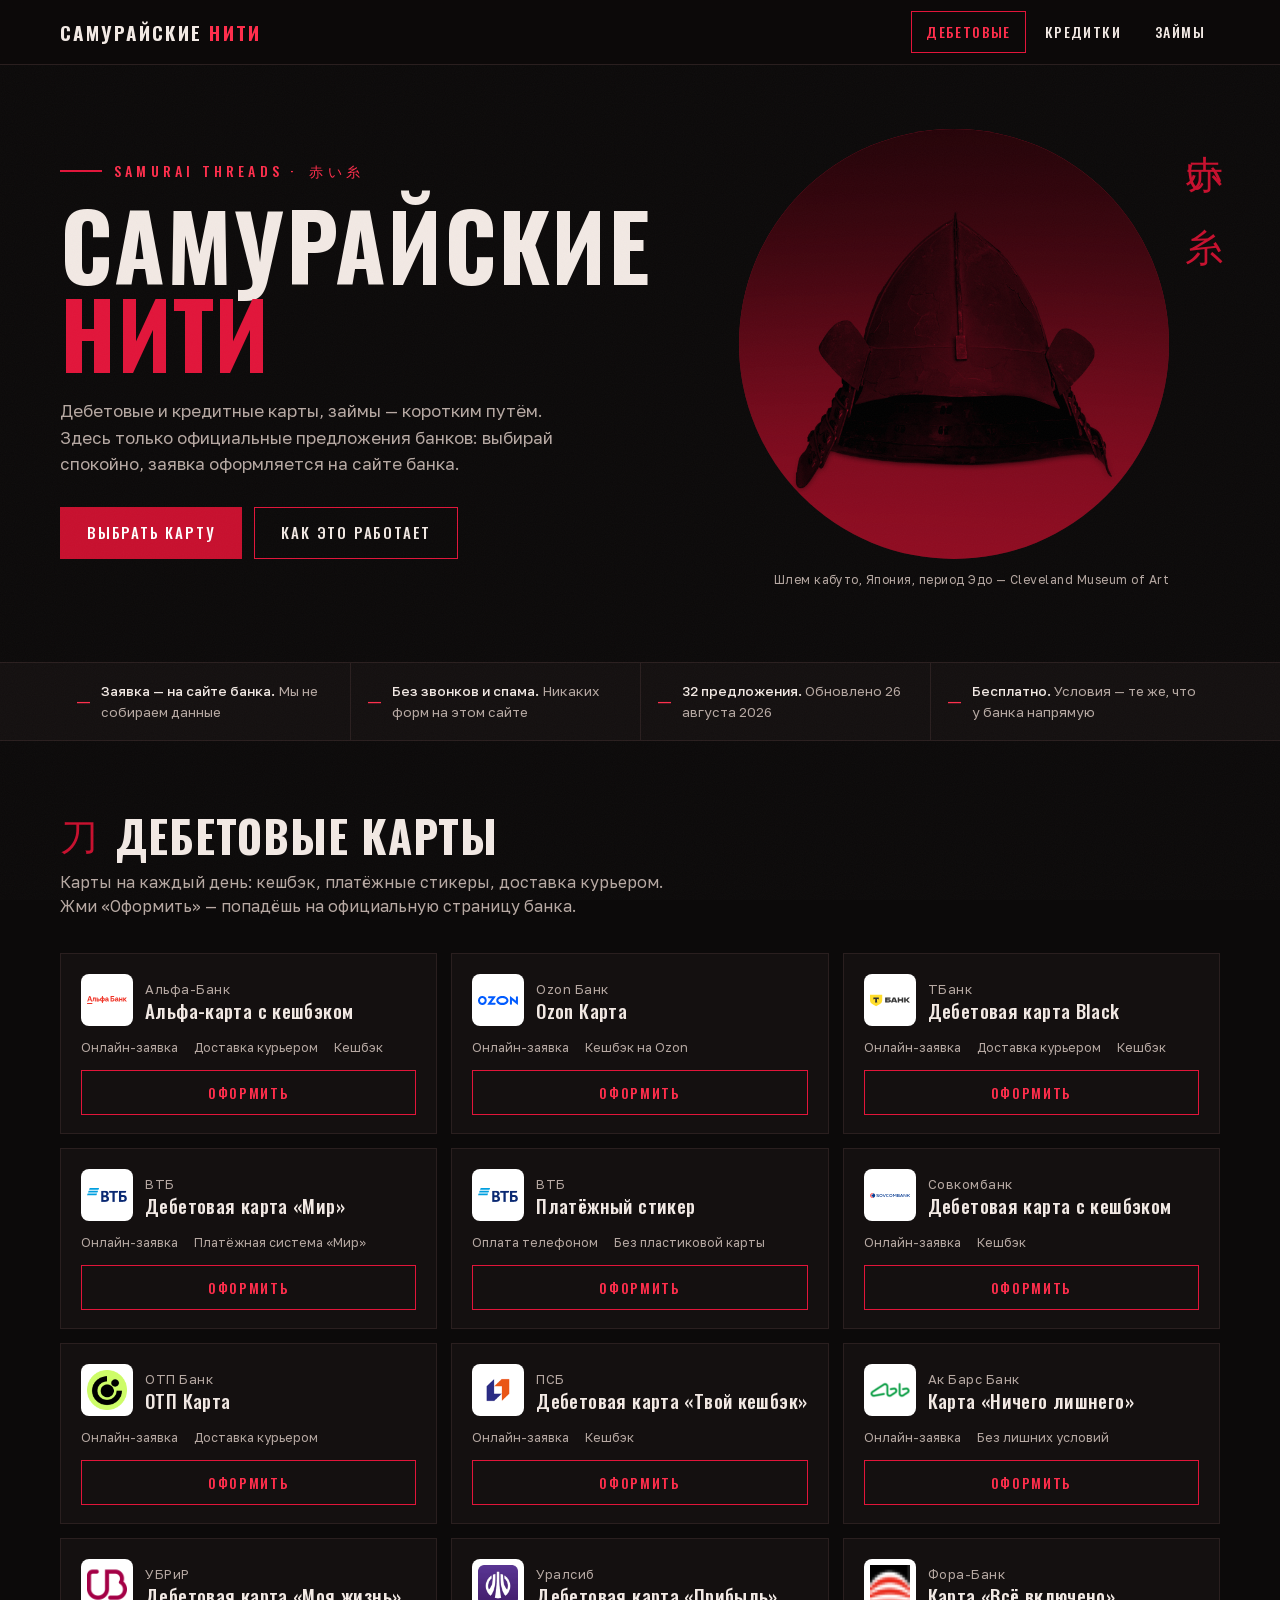
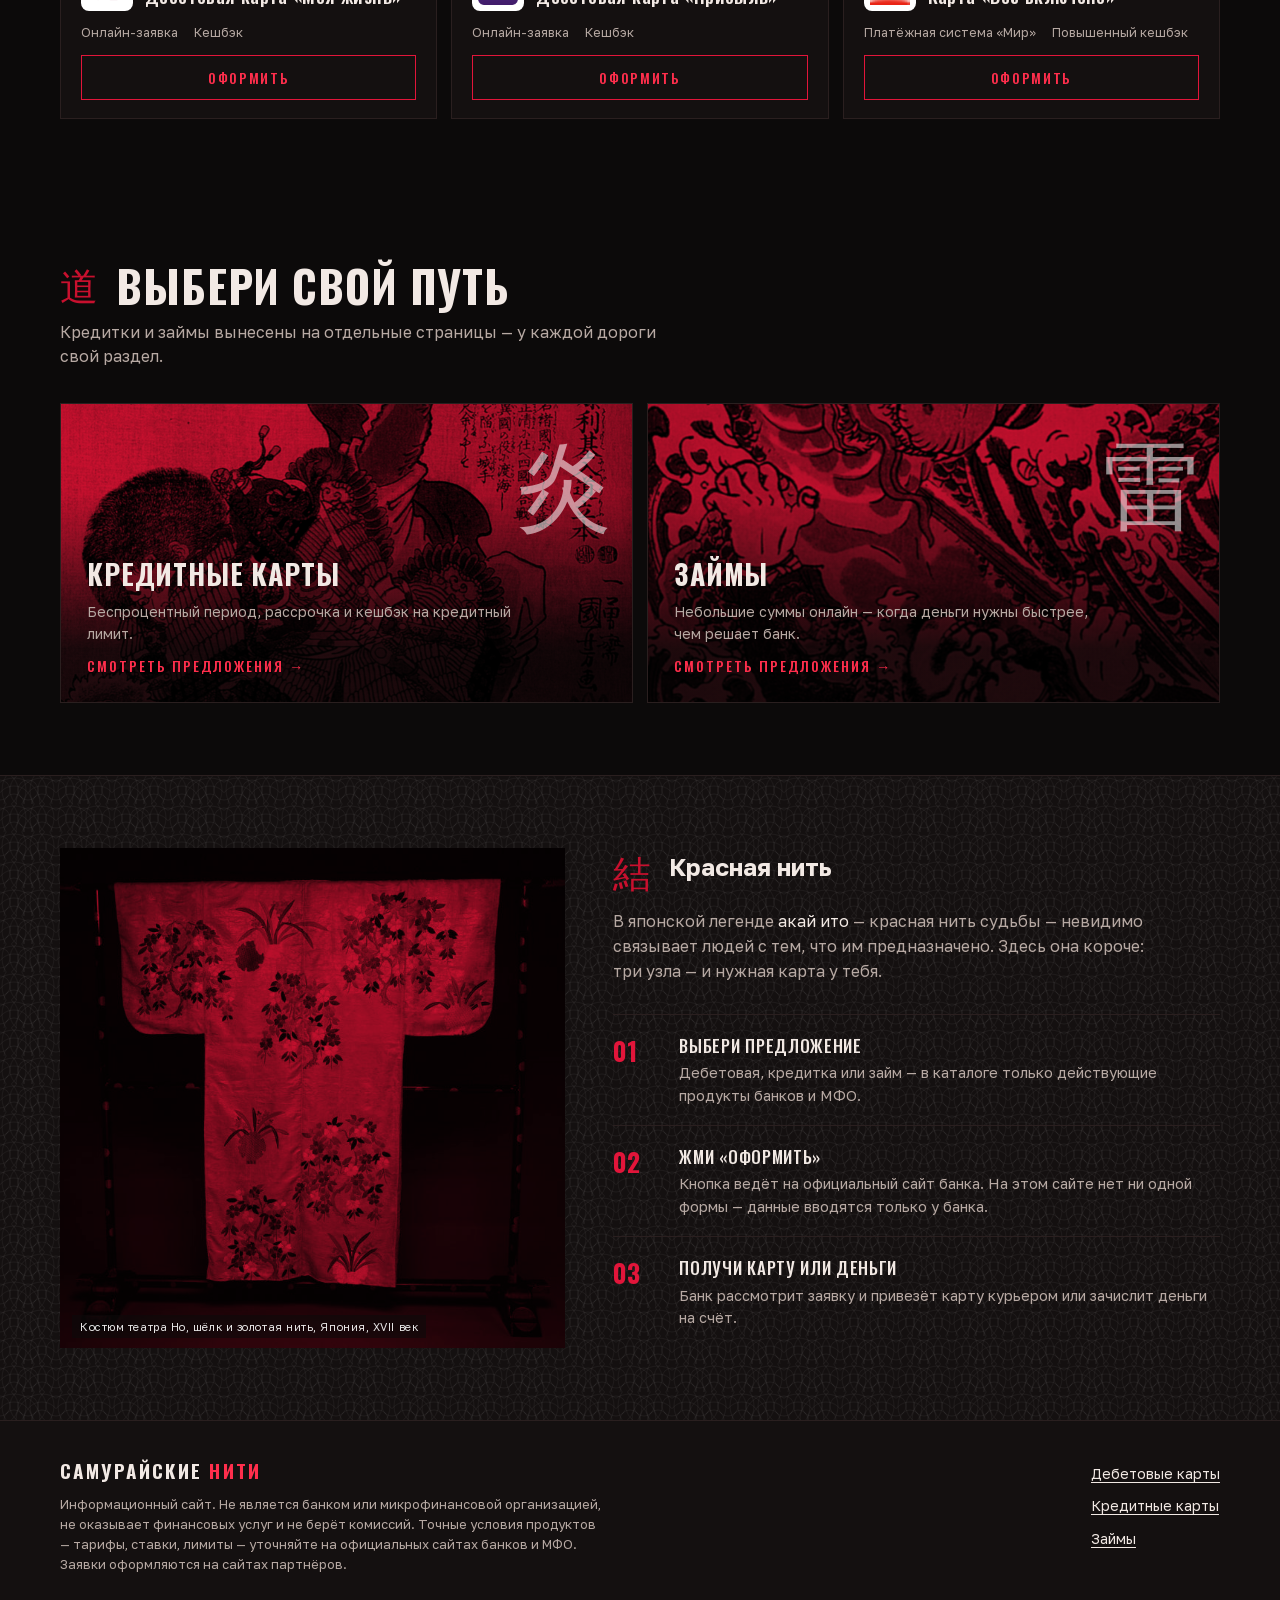
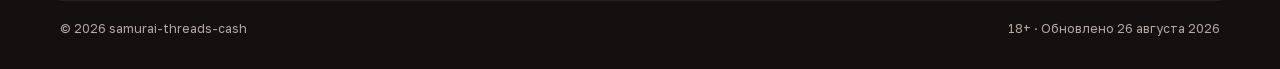
<file: index.html>
<!DOCTYPE html>
<html lang="ru">
<head>
  <meta charset="UTF-8">
  <meta name="viewport" content="width=device-width, initial-scale=1">
  <title>Samurai-threads-cash — дебетовые карты, кредитки и займы</title>
  <meta name="description" content="Финансовая витрина в самурайском стиле: дебетовые и кредитные карты, займы. Только официальные предложения банков — заявка оформляется на сайте банка.">
  <link rel="icon" type="image/svg+xml" href="favicon.svg">
  <link rel="stylesheet" href="fonts/fonts.css">
  <link rel="stylesheet" href="styles.css">
</head>
<body>
  <a class="skip-link" href="#main">Перейти к основному содержимому</a>

  <header class="site-header">
    <div class="wrap">
      <a class="brand" href="index.html">
        <span class="brand-name">Самурайские <span class="brand-red">нити</span></span>
      </a>
      <nav class="site-nav" aria-label="Основная навигация">
        <ul>
          <li><a href="#debit" aria-current="page">Дебетовые</a></li>
          <li><a href="credit.html">Кредитки</a></li>
          <li><a href="mfo.html">Займы</a></li>
        </ul>
      </nav>
    </div>
  </header>

  <main id="main" tabindex="-1">

    <section class="hero">
      <div class="wrap">
        <div>
          <p class="hero-kicker">Samurai threads · <span aria-hidden="true">赤い糸</span></p>
          <h1>Самурайские <span class="h1-red">нити</span></h1>
          <p class="hero-lead">Дебетовые и кредитные карты, займы — коротким путём.
            Здесь только официальные предложения банков: выбирай спокойно,
            заявка оформляется на сайте банка.</p>
          <div class="hero-cta">
            <a class="btn btn-red" href="#debit">Выбрать карту</a>
            <a class="btn btn-ghost" href="#thread">Как это работает</a>
          </div>
        </div>
        <div class="hero-art">
          <p class="hero-vertical" aria-hidden="true">赤い糸</p>
          <div class="hero-sun">
            <img src="img/kabuto.jpg" alt="Самурайский шлем кабуто" width="1600" height="1391">
          </div>
          <p class="hero-caption">Шлем кабуто, Япония, период Эдо — Cleveland Museum of Art</p>
        </div>
      </div>
    </section>

    <div class="trust">
      <div class="wrap">
        <ul role="list">
          <li><span class="tick" aria-hidden="true">—</span><span><b>Заявка — на сайте банка.</b> Мы не собираем данные</span></li>
          <li><span class="tick" aria-hidden="true">—</span><span><b>Без звонков и спама.</b> Никаких форм на этом сайте</span></li>
          <li><span class="tick" aria-hidden="true">—</span><span><b>32 предложения.</b> Обновлено 26 августа 2026</span></li>
          <li><span class="tick" aria-hidden="true">—</span><span><b>Бесплатно.</b> Условия — те же, что у банка напрямую</span></li>
        </ul>
      </div>
    </div>

    <section class="section" id="debit" aria-labelledby="debit-h">
      <div class="wrap">
        <div class="section-head">
          <span class="section-kanji" aria-hidden="true">刀</span>
          <h2 id="debit-h">Дебетовые карты</h2>
        </div>
        <p class="section-desc">Карты на каждый день: кешбэк, платёжные стикеры,
          доставка курьером. Жми «Оформить» — попадёшь на официальную страницу банка.</p>
        <noscript><p class="section-desc">Включите JavaScript, чтобы увидеть каталог предложений.</p></noscript>
        <ul class="cards" role="list" id="grid-debit" data-grid="debit"></ul>
      </div>
    </section>

    <section class="section reveal" aria-labelledby="cats-h">
      <div class="wrap">
        <div class="section-head">
          <span class="section-kanji" aria-hidden="true">道</span>
          <h2 id="cats-h">Выбери свой путь</h2>
        </div>
        <p class="section-desc">Кредитки и займы вынесены на отдельные страницы —
          у каждой дороги свой раздел.</p>
        <div class="cat-tiles">
          <a class="cat-tile" href="credit.html">
            <img src="img/print-fight.jpg" alt="" width="809" height="1200" loading="lazy">
            <span class="tile-kanji" aria-hidden="true">炎</span>
            <strong>Кредитные карты</strong>
            <p>Беспроцентный период, рассрочка и кешбэк на кредитный лимит.</p>
            <span class="tile-more">Смотреть предложения <span aria-hidden="true">→</span></span>
          </a>
          <a class="cat-tile" href="mfo.html">
            <img src="img/print-yokai.jpg" alt="" width="694" height="1200" loading="lazy">
            <span class="tile-kanji" aria-hidden="true">雷</span>
            <strong>Займы</strong>
            <p>Небольшие суммы онлайн — когда деньги нужны быстрее, чем решает банк.</p>
            <span class="tile-more">Смотреть предложения <span aria-hidden="true">→</span></span>
          </a>
        </div>
      </div>
    </section>

    <section class="about reveal" id="thread" aria-labelledby="thread-h">
      <div class="wrap">
        <figure class="about-art">
          <img src="img/nuihaku.jpg" alt="Шёлковый костюм театра Но с вышивкой золотой нитью" width="750" height="672" loading="lazy">
          <figcaption>Костюм театра Но, шёлк и золотая нить, Япония, XVII век</figcaption>
        </figure>
        <div>
          <div class="section-head">
            <span class="section-kanji" aria-hidden="true">結</span>
            <h2 id="thread-h">Красная нить</h2>
          </div>
          <p class="about-lead">В японской легенде <em>акай ито</em> — красная нить судьбы —
            невидимо связывает людей с тем, что им предназначено.
            Здесь она короче: три узла — и нужная карта у тебя.</p>
          <ol class="steps" role="list">
            <li>
              <b>Выбери предложение</b>
              <p>Дебетовая, кредитка или займ — в каталоге только действующие продукты банков и МФО.</p>
            </li>
            <li>
              <b>Жми «Оформить»</b>
              <p>Кнопка ведёт на официальный сайт банка. На этом сайте нет ни одной формы — данные вводятся только у банка.</p>
            </li>
            <li>
              <b>Получи карту или деньги</b>
              <p>Банк рассмотрит заявку и привезёт карту курьером или зачислит деньги на счёт.</p>
            </li>
          </ol>
        </div>
      </div>
    </section>

  </main>

  <footer class="site-footer">
    <div class="wrap">
      <div class="footer-grid">
        <div>
          <a class="brand" href="index.html" style="margin-bottom:14px">
            <span class="brand-name">Самурайские <span class="brand-red">нити</span></span>
          </a>
          <p class="footer-note">Информационный сайт. Не является банком или
            микрофинансовой организацией, не оказывает финансовых услуг и не берёт
            комиссий. Точные условия продуктов — тарифы, ставки, лимиты — уточняйте
            на официальных сайтах банков и МФО. Заявки оформляются на сайтах партнёров.</p>
        </div>
        <nav class="footer-nav" aria-label="Навигация в подвале">
          <ul>
            <li><a href="#debit">Дебетовые карты</a></li>
            <li><a href="credit.html">Кредитные карты</a></li>
            <li><a href="mfo.html">Займы</a></li>
          </ul>
        </nav>
      </div>
      <div class="footer-bottom">
        <span>© 2026 samurai-threads-cash</span>
        <span>18+ · Обновлено 26 августа 2026</span>
      </div>
    </div>
  </footer>

  <script src="data.js"></script>
  <script src="app.js"></script>
</body>
</html>
</file>
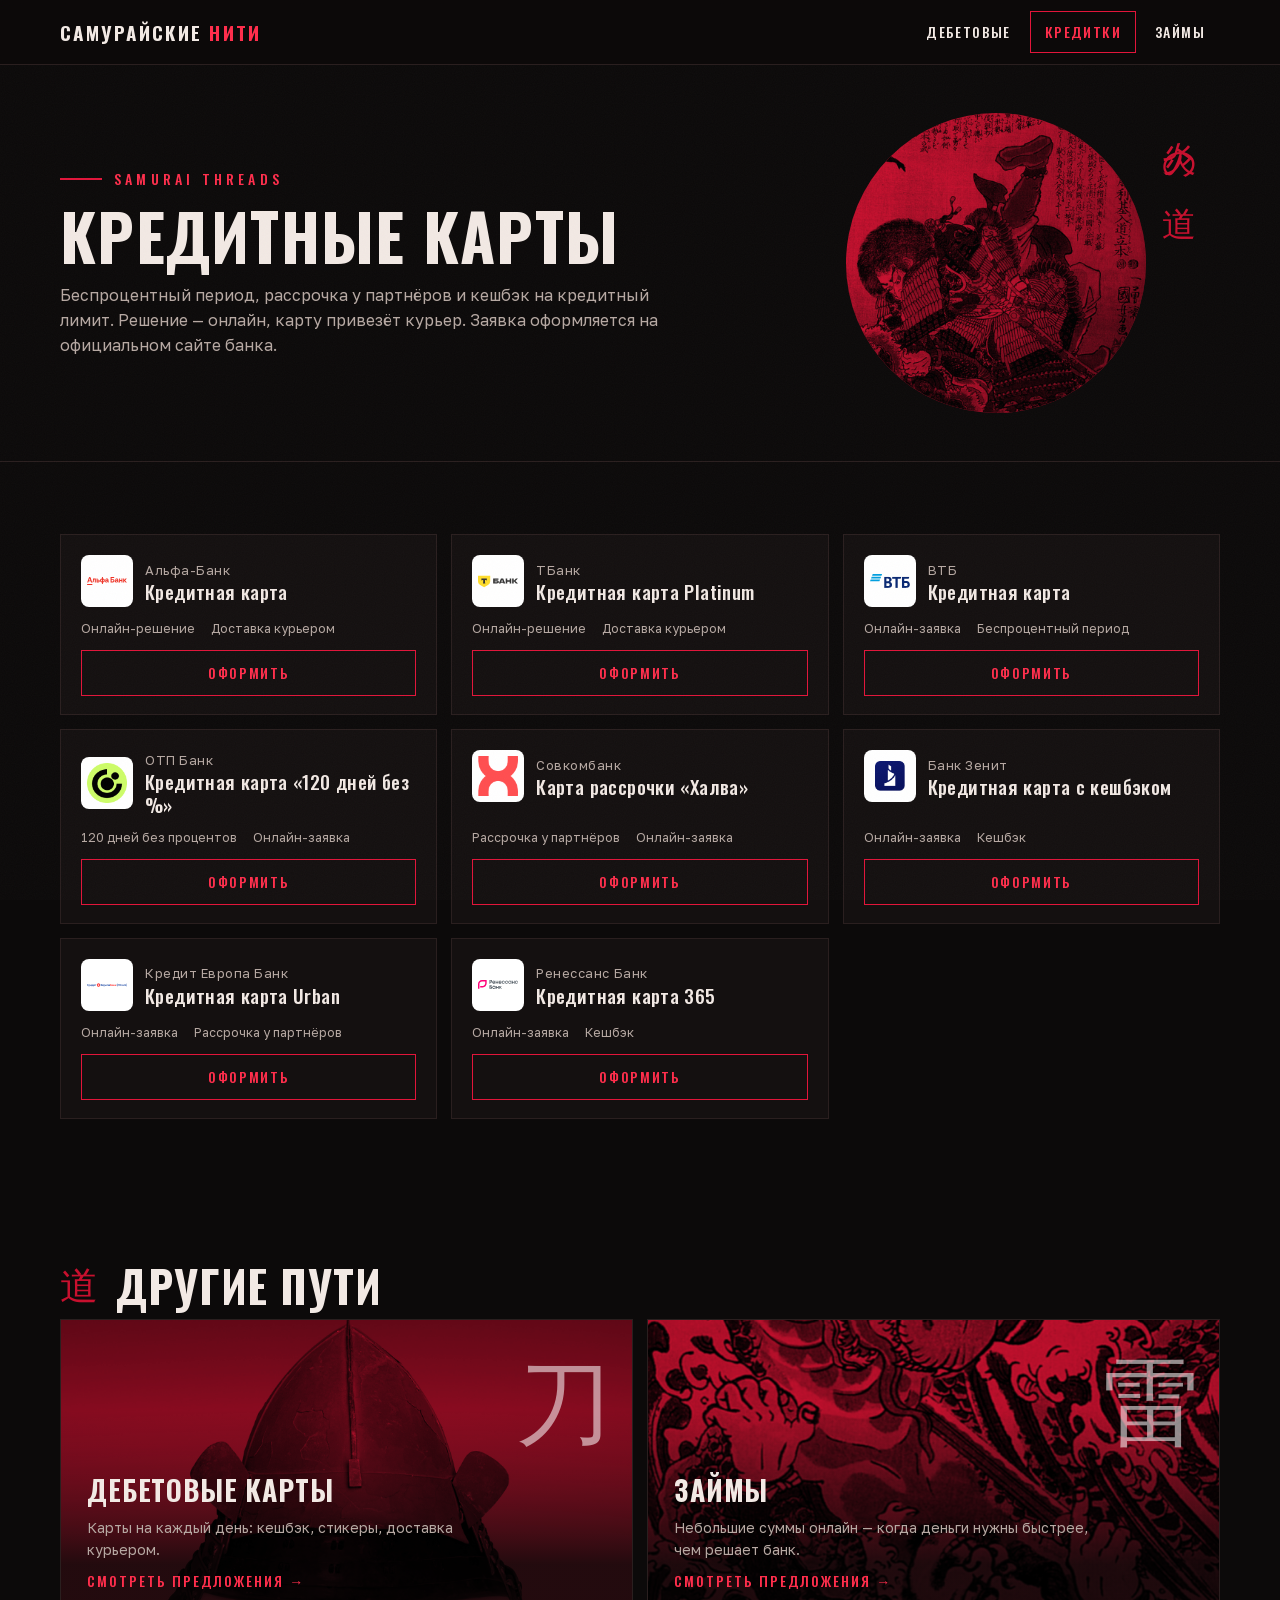
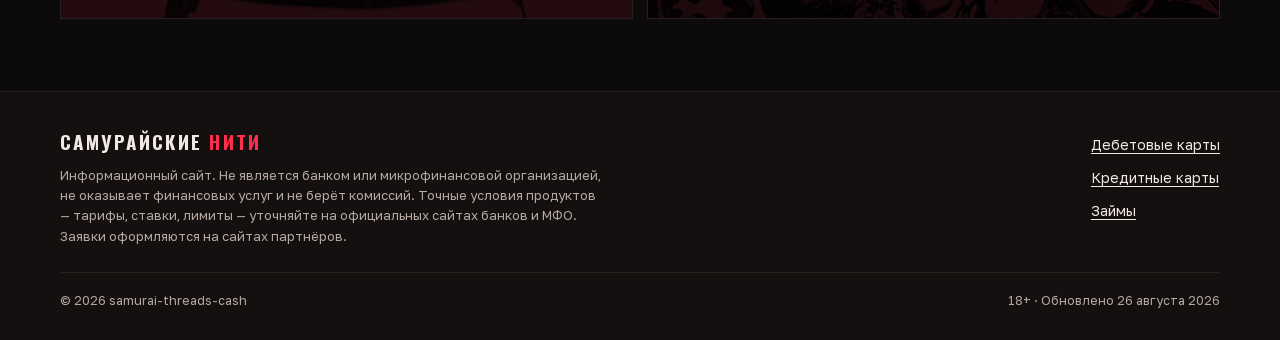
<file: credit.html>
<!DOCTYPE html>
<html lang="ru">
<head>
  <meta charset="UTF-8">
  <meta name="viewport" content="width=device-width, initial-scale=1">
  <title>Кредитные карты — Samurai-threads-cash</title>
  <meta name="description" content="Кредитные карты с беспроцентным периодом, рассрочкой и кешбэком. Официальные предложения банков — заявка оформляется на сайте банка.">
  <link rel="icon" type="image/svg+xml" href="favicon.svg">
  <link rel="stylesheet" href="fonts/fonts.css">
  <link rel="stylesheet" href="styles.css">
</head>
<body>
  <a class="skip-link" href="#main">Перейти к основному содержимому</a>

  <header class="site-header">
    <div class="wrap">
      <a class="brand" href="index.html">
        <span class="brand-name">Самурайские <span class="brand-red">нити</span></span>
      </a>
      <nav class="site-nav" aria-label="Основная навигация">
        <ul>
          <li><a href="index.html#debit">Дебетовые</a></li>
          <li><a href="credit.html" aria-current="page">Кредитки</a></li>
          <li><a href="mfo.html">Займы</a></li>
        </ul>
      </nav>
    </div>
  </header>

  <main id="main" tabindex="-1">

    <section class="page-hero">
      <div class="wrap">
        <div>
          <p class="hero-kicker">Samurai threads</p>
          <h1>Кредитные карты</h1>
          <p class="section-desc">Беспроцентный период, рассрочка у партнёров и кешбэк
            на кредитный лимит. Решение — онлайн, карту привезёт курьер.
            Заявка оформляется на официальном сайте банка.</p>
        </div>
        <div class="hero-art">
          <p class="page-kanji" aria-hidden="true">炎の道</p>
          <div class="hero-sun">
            <img src="img/print-fight.jpg" alt="" width="809" height="1200">
          </div>
        </div>
      </div>
    </section>

    <section class="section" aria-labelledby="credit-h">
      <div class="wrap">
        <h2 id="credit-h" class="visually-hidden">Предложения банков</h2>
        <noscript><p class="section-desc">Включите JavaScript, чтобы увидеть каталог предложений.</p></noscript>
        <ul class="cards" role="list" id="grid-credit" data-grid="credit"></ul>
      </div>
    </section>

    <section class="section reveal" aria-labelledby="more-h">
      <div class="wrap">
        <div class="section-head">
          <span class="section-kanji" aria-hidden="true">道</span>
          <h2 id="more-h">Другие пути</h2>
        </div>
        <div class="cat-tiles">
          <a class="cat-tile" href="index.html#debit">
            <img src="img/kabuto.jpg" alt="" width="1600" height="1391" loading="lazy">
            <span class="tile-kanji" aria-hidden="true">刀</span>
            <strong>Дебетовые карты</strong>
            <p>Карты на каждый день: кешбэк, стикеры, доставка курьером.</p>
            <span class="tile-more">Смотреть предложения <span aria-hidden="true">→</span></span>
          </a>
          <a class="cat-tile" href="mfo.html">
            <img src="img/print-yokai.jpg" alt="" width="694" height="1200" loading="lazy">
            <span class="tile-kanji" aria-hidden="true">雷</span>
            <strong>Займы</strong>
            <p>Небольшие суммы онлайн — когда деньги нужны быстрее, чем решает банк.</p>
            <span class="tile-more">Смотреть предложения <span aria-hidden="true">→</span></span>
          </a>
        </div>
      </div>
    </section>

  </main>

  <footer class="site-footer">
    <div class="wrap">
      <div class="footer-grid">
        <div>
          <a class="brand" href="index.html" style="margin-bottom:14px">
            <span class="brand-name">Самурайские <span class="brand-red">нити</span></span>
          </a>
          <p class="footer-note">Информационный сайт. Не является банком или
            микрофинансовой организацией, не оказывает финансовых услуг и не берёт
            комиссий. Точные условия продуктов — тарифы, ставки, лимиты — уточняйте
            на официальных сайтах банков и МФО. Заявки оформляются на сайтах партнёров.</p>
        </div>
        <nav class="footer-nav" aria-label="Навигация в подвале">
          <ul>
            <li><a href="index.html#debit">Дебетовые карты</a></li>
            <li><a href="credit.html">Кредитные карты</a></li>
            <li><a href="mfo.html">Займы</a></li>
          </ul>
        </nav>
      </div>
      <div class="footer-bottom">
        <span>© 2026 samurai-threads-cash</span>
        <span>18+ · Обновлено 26 августа 2026</span>
      </div>
    </div>
  </footer>

  <script src="data.js"></script>
  <script src="app.js"></script>
</body>
</html>
</file>
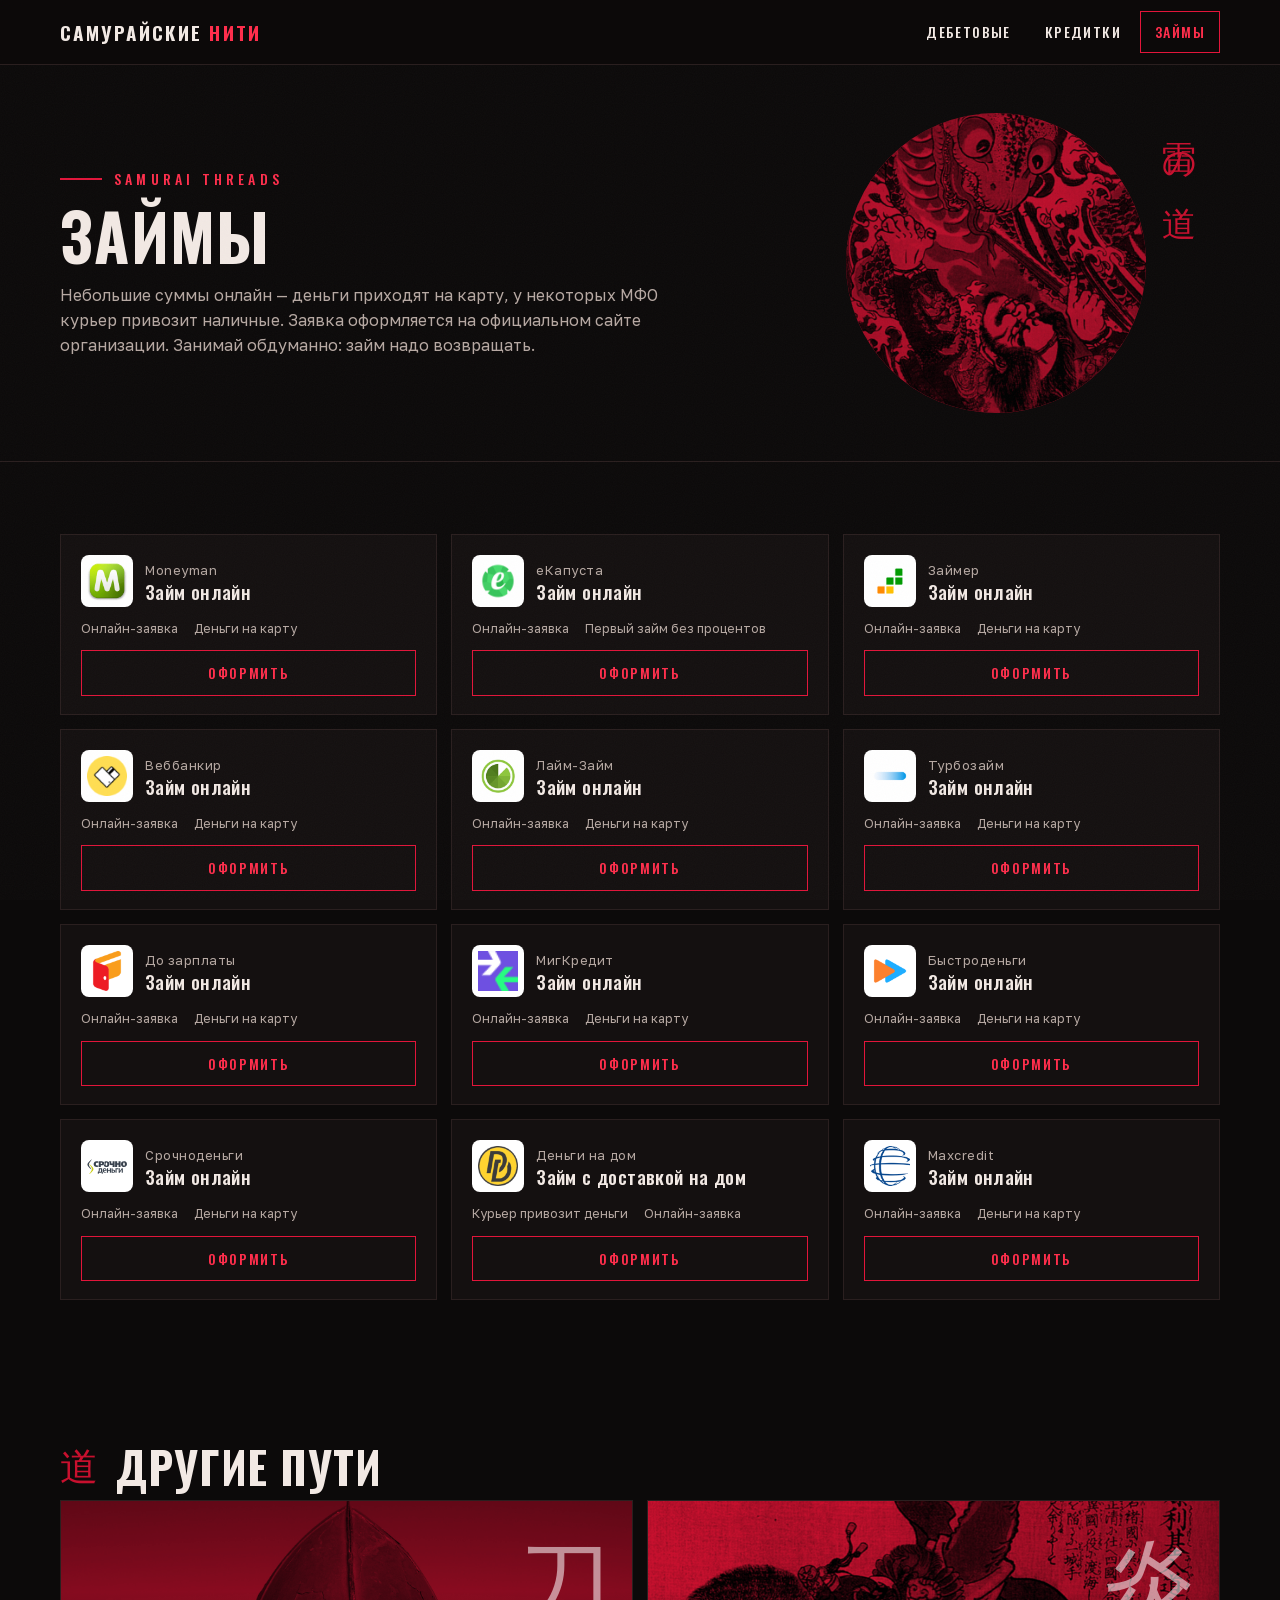
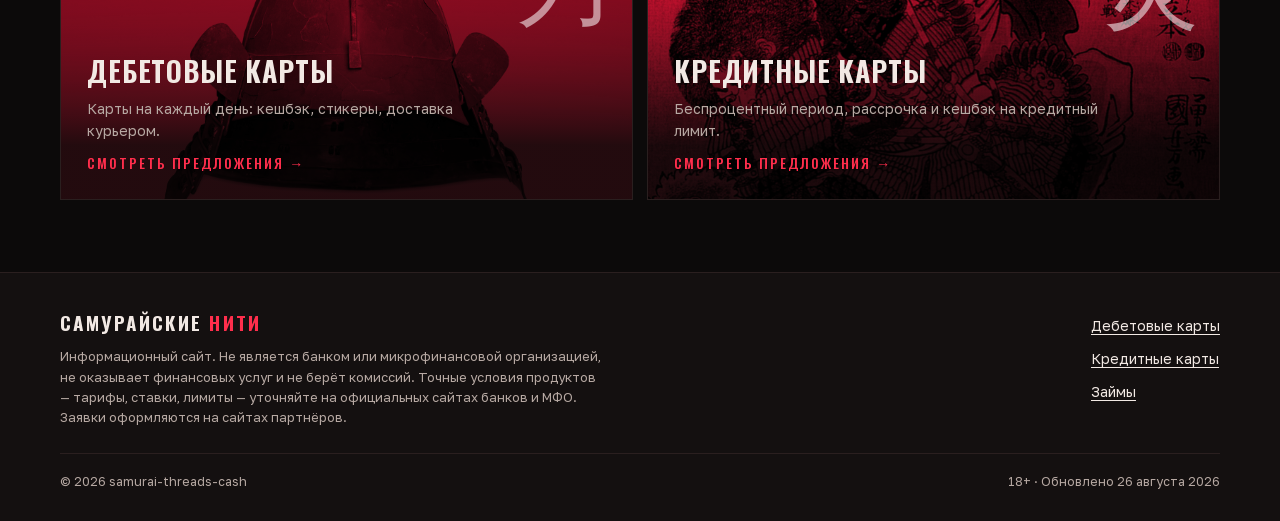
<file: mfo.html>
<!DOCTYPE html>
<html lang="ru">
<head>
  <meta charset="UTF-8">
  <meta name="viewport" content="width=device-width, initial-scale=1">
  <title>Займы — Samurai-threads-cash</title>
  <meta name="description" content="Займы онлайн: деньги на карту или с доставкой на дом. Официальные предложения МФО — заявка оформляется на сайте организации.">
  <link rel="icon" type="image/svg+xml" href="favicon.svg">
  <link rel="stylesheet" href="fonts/fonts.css">
  <link rel="stylesheet" href="styles.css">
</head>
<body>
  <a class="skip-link" href="#main">Перейти к основному содержимому</a>

  <header class="site-header">
    <div class="wrap">
      <a class="brand" href="index.html">
        <span class="brand-name">Самурайские <span class="brand-red">нити</span></span>
      </a>
      <nav class="site-nav" aria-label="Основная навигация">
        <ul>
          <li><a href="index.html#debit">Дебетовые</a></li>
          <li><a href="credit.html">Кредитки</a></li>
          <li><a href="mfo.html" aria-current="page">Займы</a></li>
        </ul>
      </nav>
    </div>
  </header>

  <main id="main" tabindex="-1">

    <section class="page-hero">
      <div class="wrap">
        <div>
          <p class="hero-kicker">Samurai threads</p>
          <h1>Займы</h1>
          <p class="section-desc">Небольшие суммы онлайн — деньги приходят на карту,
            у некоторых МФО курьер привозит наличные. Заявка оформляется на
            официальном сайте организации. Занимай обдуманно: займ надо возвращать.</p>
        </div>
        <div class="hero-art">
          <p class="page-kanji" aria-hidden="true">雷の道</p>
          <div class="hero-sun">
            <img src="img/print-yokai.jpg" alt="" width="694" height="1200">
          </div>
        </div>
      </div>
    </section>

    <section class="section" aria-labelledby="loan-h">
      <div class="wrap">
        <h2 id="loan-h" class="visually-hidden">Предложения МФО</h2>
        <noscript><p class="section-desc">Включите JavaScript, чтобы увидеть каталог предложений.</p></noscript>
        <ul class="cards" role="list" id="grid-loan" data-grid="loan"></ul>
      </div>
    </section>

    <section class="section reveal" aria-labelledby="more-h">
      <div class="wrap">
        <div class="section-head">
          <span class="section-kanji" aria-hidden="true">道</span>
          <h2 id="more-h">Другие пути</h2>
        </div>
        <div class="cat-tiles">
          <a class="cat-tile" href="index.html#debit">
            <img src="img/kabuto.jpg" alt="" width="1600" height="1391" loading="lazy">
            <span class="tile-kanji" aria-hidden="true">刀</span>
            <strong>Дебетовые карты</strong>
            <p>Карты на каждый день: кешбэк, стикеры, доставка курьером.</p>
            <span class="tile-more">Смотреть предложения <span aria-hidden="true">→</span></span>
          </a>
          <a class="cat-tile" href="credit.html">
            <img src="img/print-fight.jpg" alt="" width="809" height="1200" loading="lazy">
            <span class="tile-kanji" aria-hidden="true">炎</span>
            <strong>Кредитные карты</strong>
            <p>Беспроцентный период, рассрочка и кешбэк на кредитный лимит.</p>
            <span class="tile-more">Смотреть предложения <span aria-hidden="true">→</span></span>
          </a>
        </div>
      </div>
    </section>

  </main>

  <footer class="site-footer">
    <div class="wrap">
      <div class="footer-grid">
        <div>
          <a class="brand" href="index.html" style="margin-bottom:14px">
            <span class="brand-name">Самурайские <span class="brand-red">нити</span></span>
          </a>
          <p class="footer-note">Информационный сайт. Не является банком или
            микрофинансовой организацией, не оказывает финансовых услуг и не берёт
            комиссий. Точные условия продуктов — тарифы, ставки, лимиты — уточняйте
            на официальных сайтах банков и МФО. Заявки оформляются на сайтах партнёров.</p>
        </div>
        <nav class="footer-nav" aria-label="Навигация в подвале">
          <ul>
            <li><a href="index.html#debit">Дебетовые карты</a></li>
            <li><a href="credit.html">Кредитные карты</a></li>
            <li><a href="mfo.html">Займы</a></li>
          </ul>
        </nav>
      </div>
      <div class="footer-bottom">
        <span>© 2026 samurai-threads-cash</span>
        <span>18+ · Обновлено 26 августа 2026</span>
      </div>
    </div>
  </footer>

  <script src="data.js"></script>
  <script src="app.js"></script>
</body>
</html>
</file>
<file: fonts/fonts.css>
/* Шрифты лежат рядом с сайтом — интернет для них не нужен. */

/* Oswald — заголовки-плакаты */
@font-face {
  font-family: 'Oswald';
  font-style: normal;
  font-weight: 500;
  font-display: swap;
  src: url(oswald-500-cyrillic.woff2) format('woff2');
  unicode-range: U+0301, U+0400-045F, U+0490-0491, U+04B0-04B1, U+2116;
}
@font-face {
  font-family: 'Oswald';
  font-style: normal;
  font-weight: 500;
  font-display: swap;
  src: url(oswald-500-latin.woff2) format('woff2');
  unicode-range: U+0000-00FF, U+0131, U+0152-0153, U+02BB-02BC, U+02C6, U+02DA, U+02DC, U+2000-206F, U+2074, U+20AC, U+2122, U+2191, U+2193, U+2212, U+2215, U+FEFF, U+FFFD;
}
@font-face {
  font-family: 'Oswald';
  font-style: normal;
  font-weight: 700;
  font-display: swap;
  src: url(oswald-700-cyrillic.woff2) format('woff2');
  unicode-range: U+0301, U+0400-045F, U+0490-0491, U+04B0-04B1, U+2116;
}
@font-face {
  font-family: 'Oswald';
  font-style: normal;
  font-weight: 700;
  font-display: swap;
  src: url(oswald-700-latin.woff2) format('woff2');
  unicode-range: U+0000-00FF, U+0131, U+0152-0153, U+02BB-02BC, U+02C6, U+02DA, U+02DC, U+2000-206F, U+2074, U+20AC, U+2122, U+2191, U+2193, U+2212, U+2215, U+FEFF, U+FFFD;
}

/* Golos Text — основной текст */
@font-face {
  font-family: 'Golos Text';
  font-style: normal;
  font-weight: 400;
  font-display: swap;
  src: url(golos-400-cyrillic.woff2) format('woff2');
  unicode-range: U+0301, U+0400-045F, U+0490-0491, U+04B0-04B1, U+2116;
}
@font-face {
  font-family: 'Golos Text';
  font-style: normal;
  font-weight: 400;
  font-display: swap;
  src: url(golos-400-latin.woff2) format('woff2');
  unicode-range: U+0000-00FF, U+0131, U+0152-0153, U+02BB-02BC, U+02C6, U+02DA, U+02DC, U+0304, U+0308, U+0329, U+2000-206F, U+20AC, U+2122, U+2191, U+2193, U+2212, U+2215, U+FEFF, U+FFFD;
}
@font-face {
  font-family: 'Golos Text';
  font-style: normal;
  font-weight: 500;
  font-display: swap;
  src: url(golos-500-cyrillic.woff2) format('woff2');
  unicode-range: U+0301, U+0400-045F, U+0490-0491, U+04B0-04B1, U+2116;
}
@font-face {
  font-family: 'Golos Text';
  font-style: normal;
  font-weight: 500;
  font-display: swap;
  src: url(golos-500-latin.woff2) format('woff2');
  unicode-range: U+0000-00FF, U+0131, U+0152-0153, U+02BB-02BC, U+02C6, U+02DA, U+02DC, U+0304, U+0308, U+0329, U+2000-206F, U+20AC, U+2122, U+2191, U+2193, U+2212, U+2215, U+FEFF, U+FFFD;
}
@font-face {
  font-family: 'Golos Text';
  font-style: normal;
  font-weight: 700;
  font-display: swap;
  src: url(golos-700-cyrillic.woff2) format('woff2');
  unicode-range: U+0301, U+0400-045F, U+0490-0491, U+04B0-04B1, U+2116;
}
@font-face {
  font-family: 'Golos Text';
  font-style: normal;
  font-weight: 700;
  font-display: swap;
  src: url(golos-700-latin.woff2) format('woff2');
  unicode-range: U+0000-00FF, U+0131, U+0152-0153, U+02BB-02BC, U+02C6, U+02DA, U+02DC, U+0304, U+0308, U+0329, U+2000-206F, U+20AC, U+2122, U+2191, U+2193, U+2212, U+2215, U+FEFF, U+FFFD;
}
</file>
<file: styles.css>
/* =========================================================================
   САМУРАЙСКИЕ НИТИ — чёрно-красный плакат, Япония.
   Палитра согласована с аудитом контраста:
   — #c8102e (глубокий красный) только для крупного текста и заливок;
   — #ff2e4c для мелкого красного текста, ссылок и фокуса (5.4:1 на фоне);
   — #f2e9e4 основной текст (16.5:1).
   ========================================================================= */

:root {
  --bg: #0c0a0a;
  --panel: #141010;
  --panel-2: #1a1414;
  --line: #2a1f1f;
  --line-strong: #3a2a2a;
  --red: #c8102e;
  --red-bright: #e2153a;
  --red-text: #ff2e4c;
  --ink: #f2e9e4;
  --muted: #b7a9a3;
  --gold: #c9a227;
  --white: #ffffff;
  --font-display: 'Oswald', 'Arial Narrow', sans-serif;
  --font-body: 'Golos Text', -apple-system, 'Segoe UI', sans-serif;
  /* минчо-стек для иероглифов — кистевые засечки вместо гротеска */
  --font-kanji: 'Hiragino Mincho ProN', 'Yu Mincho', 'Noto Serif JP', 'MS PMincho', serif;
  --header-h: 64px;
}

* { margin: 0; padding: 0; box-sizing: border-box; }

html {
  scroll-behavior: smooth;
  scroll-padding-top: calc(var(--header-h) + 16px);
}
@media (prefers-reduced-motion: reduce) {
  html { scroll-behavior: auto; }
}

body {
  background: var(--bg);
  color: var(--ink);
  font-family: var(--font-body);
  font-size: 16px;
  line-height: 1.55;
  -webkit-font-smoothing: antialiased;
}

/* бумажное зерно поверх фона — чтобы чёрный не был «пластиковым» */
body::before {
  content: "";
  position: fixed;
  inset: 0;
  pointer-events: none;
  z-index: 1;
  opacity: .05;
  background-image: url("data:image/svg+xml,%3Csvg xmlns='http://www.w3.org/2000/svg' width='140' height='140'%3E%3Cfilter id='n'%3E%3CfeTurbulence type='fractalNoise' baseFrequency='.9' numOctaves='2'/%3E%3C/filter%3E%3Crect width='140' height='140' filter='url(%23n)' opacity='.6'/%3E%3C/svg%3E");
}

img { max-width: 100%; display: block; }

a { color: var(--red-text); }

:focus-visible {
  outline: 3px solid var(--red-text);
  outline-offset: 2px;
}

.visually-hidden {
  position: absolute;
  width: 1px; height: 1px;
  margin: -1px; padding: 0;
  overflow: hidden;
  clip: rect(0 0 0 0);
  white-space: nowrap;
  border: 0;
}

.skip-link {
  position: absolute;
  left: 12px; top: -60px;
  z-index: 100;
  background: var(--red);
  color: var(--white);
  padding: 10px 18px;
  font-family: var(--font-display);
  font-weight: 500;
  text-transform: uppercase;
  letter-spacing: .06em;
  text-decoration: none;
  transition: top .15s;
}
.skip-link:focus { top: 12px; }

.wrap {
  max-width: 1200px;
  margin: 0 auto;
  padding: 0 20px;
}

/* ---------------------------------------------------------------- header */

.site-header {
  position: sticky;
  top: 0;
  z-index: 50;
  background: rgba(12, 10, 10, .92);
  backdrop-filter: blur(8px);
  border-bottom: 1px solid var(--line);
}
.site-header .wrap {
  height: var(--header-h);
  display: flex;
  align-items: center;
  justify-content: space-between;
  gap: 16px;
}

/* логотип — чистый текст, без плашек и подписей */
.brand {
  display: inline-flex;
  align-items: center;
  text-decoration: none;
  color: var(--ink);
}
.brand-name {
  font-family: var(--font-display);
  font-weight: 700;
  font-size: 19px;
  letter-spacing: .12em;
  text-transform: uppercase;
  line-height: 1;
  white-space: nowrap;
}
.brand-red { color: var(--red-text); }

.site-nav ul {
  display: flex;
  gap: 4px;
  list-style: none;
}
.site-nav a {
  display: block;
  padding: 9px 14px;
  font-family: var(--font-display);
  font-weight: 500;
  font-size: 14px;
  letter-spacing: .1em;
  text-transform: uppercase;
  text-decoration: none;
  color: var(--ink);
  border: 1px solid transparent;
}
.site-nav a:hover { color: var(--red-text); }
.site-nav a[aria-current="page"] {
  color: var(--red-text);
  border-color: var(--red-bright);
}

/* ------------------------------------------------------------------ hero */

.hero {
  position: relative;
  overflow: hidden;
  border-bottom: 1px solid var(--line);
}
.hero .wrap {
  display: grid;
  grid-template-columns: minmax(0, 1.05fr) minmax(0, .95fr);
  align-items: center;
  gap: 40px;
  padding-top: 64px;
  padding-bottom: 72px;
}

.hero-kicker {
  display: flex;
  align-items: center;
  gap: 12px;
  font-family: var(--font-display);
  font-weight: 500;
  font-size: 14px;
  letter-spacing: .3em;
  text-transform: uppercase;
  color: var(--red-text);
  margin-bottom: 18px;
}
.hero-kicker::before {
  content: "";
  width: 42px; height: 2px;
  background: var(--red-bright);
}

.hero h1 {
  font-family: var(--font-display);
  font-weight: 700;
  font-size: clamp(48px, 7.2vw, 92px);
  line-height: .96;
  letter-spacing: .015em;
  text-transform: uppercase;
  margin-bottom: 22px;
}
.hero h1 .h1-red { color: var(--red-bright); display: block; }

.hero-lead {
  max-width: 46ch;
  color: var(--muted);
  font-size: 17px;
  margin-bottom: 30px;
}

.hero-cta {
  display: flex;
  flex-wrap: wrap;
  gap: 12px;
}

/* правая часть: красное солнце + шлем эпохи Эдо */
.hero-art {
  position: relative;
  justify-self: center;
  width: min(430px, 100%);
}
.hero-sun {
  position: relative;
  aspect-ratio: 1;
  border-radius: 50%;
  background: var(--red);
  overflow: hidden;
}
.hero-sun img {
  width: 100%; height: 100%;
  object-fit: cover;
  filter: grayscale(1) contrast(1.08) brightness(1.02);
  mix-blend-mode: multiply;
}
.hero-caption {
  margin-top: 12px;
  font-size: 12px;
  color: var(--muted);
  letter-spacing: .04em;
  text-align: right;
}
/* вертикальная колонка иероглифов у солнца */
.hero-vertical {
  position: absolute;
  top: -4px;
  right: -64px;
  writing-mode: vertical-rl;
  font-size: 38px;
  letter-spacing: .4em;
  color: var(--red);
  font-family: var(--font-kanji);
  user-select: none;
}

/* красная нить: тонкая линия, сшивающая хиро с каталогом */
.thread-divider {
  display: block;
  width: 100%;
  height: 70px;
  color: var(--red-bright);
}

/* --------------------------------------------------------------- buttons */

.btn {
  display: inline-flex;
  align-items: center;
  justify-content: center;
  gap: 8px;
  padding: 13px 26px;
  font-family: var(--font-display);
  font-weight: 500;
  font-size: 15px;
  letter-spacing: .12em;
  text-transform: uppercase;
  text-decoration: none;
  border: 1px solid transparent;
  cursor: pointer;
}
.btn-red {
  background: var(--red);
  color: var(--white);
}
.btn-red:hover { background: var(--red-bright); }
/* заглушка до партнёрских ссылок: выглядит как макет, но не «живая» */
.btn.is-disabled { cursor: default; }
.btn-red.is-disabled:hover { background: var(--red); }
.btn-ghost {
  border-color: var(--red-bright);
  color: var(--ink);
}
.btn-ghost:hover { border-color: var(--red-text); color: var(--red-text); }

/* ----------------------------------------------------------- trust strip */

.trust {
  border-bottom: 1px solid var(--line);
  background: var(--panel);
}
.trust ul {
  list-style: none;
  display: grid;
  grid-template-columns: repeat(4, 1fr);
}
.trust li {
  padding: 18px 16px;
  font-size: 13.5px;
  color: var(--muted);
  border-left: 1px solid var(--line);
  display: flex;
  align-items: center;
  gap: 10px;
}
.trust li:first-child { border-left: 0; }
.trust b {
  color: var(--ink);
  font-weight: 500;
}
.trust .tick {
  color: var(--red-text);
  font-family: var(--font-display);
  flex: none;
}

/* -------------------------------------------------------------- sections */

.section { padding: 72px 0 26px; }

.section-head {
  display: flex;
  align-items: center;
  gap: 18px;
  margin-bottom: 10px;
}
/* иероглиф раздела — просто крупный знак, без плашек */
.section-kanji {
  font-size: 38px;
  line-height: 1;
  color: var(--red);
  font-family: var(--font-kanji);
  flex: none;
}
.section h2, .page-hero h1 {
  font-family: var(--font-display);
  font-weight: 700;
  font-size: clamp(30px, 4vw, 44px);
  letter-spacing: .02em;
  text-transform: uppercase;
  line-height: 1.05;
}
.section-desc {
  color: var(--muted);
  max-width: 62ch;
  margin-bottom: 34px;
}

/* ----------------------------------------------------------------- cards */

.cards {
  list-style: none;
  display: grid;
  grid-template-columns: repeat(3, 1fr);
  gap: 14px;
  padding-bottom: 46px;
}

.card {
  background: var(--panel);
  border: 1px solid var(--line);
  padding: 20px 20px 18px;
  display: flex;
  flex-direction: column;
  gap: 12px;
  position: relative;
  transition: border-color .18s, transform .18s;
}
.card:hover {
  border-color: var(--line-strong);
  transform: translateY(-2px);
}
/* красная нить прошивает верх карточки при ховере */
.card::before {
  content: "";
  position: absolute;
  top: -1px; left: 0;
  width: 0; height: 2px;
  background: var(--red-bright);
  transition: width .25s;
}
.card:hover::before { width: 100%; }

.card-top {
  display: flex;
  align-items: center;
  gap: 12px;
}
.card-logo {
  width: 52px; height: 52px;
  background: var(--white);
  border-radius: 8px;
  display: grid;
  place-items: center;
  flex: none;
  overflow: hidden;
}
.card-logo img {
  max-width: 40px;
  max-height: 40px;
  object-fit: contain;
}
.card-logo .mono {
  font-family: var(--font-display);
  font-weight: 700;
  color: var(--red);
  font-size: 18px;
}
.card-brand {
  font-size: 13px;
  color: var(--muted);
  letter-spacing: .04em;
}
.card h3 {
  font-family: var(--font-display);
  font-weight: 500;
  font-size: 19px;
  letter-spacing: .02em;
  line-height: 1.2;
  text-transform: none;
}

.card-chips {
  list-style: none;
  display: flex;
  flex-wrap: wrap;
  gap: 6px;
  margin-top: auto;
}
/* фичи — просто текст, без рамок-пилюль: меньше «блоков» на карточке */
.card-chips {
  gap: 5px 16px;
}
.card-chips li {
  font-size: 12.5px;
  color: var(--muted);
  white-space: nowrap;
}

/* кнопки в карточках спокойные: контур, заливка только на ховере —
   иначе 12 красных плашек подряд бьют по глазам */
.card .btn {
  width: 100%;
  padding: 11px 16px;
  font-size: 14px;
  background: transparent;
  border-color: var(--red-bright);
  color: var(--red-text);
}
.card .btn:hover {
  background: var(--red);
  color: var(--white);
}

/* --------------------------------------------------------- category tiles */

.cat-tiles {
  display: grid;
  grid-template-columns: 1fr 1fr;
  gap: 14px;
  padding-bottom: 46px;
}
.cat-tile {
  position: relative;
  display: flex;
  flex-direction: column;
  justify-content: flex-end;
  min-height: 300px;
  padding: 26px;
  text-decoration: none;
  color: var(--ink);
  border: 1px solid var(--line);
  overflow: hidden;
  background: var(--red);
}
.cat-tile img {
  position: absolute;
  inset: 0;
  width: 100%; height: 100%;
  object-fit: cover;
  filter: grayscale(1) contrast(1.1);
  mix-blend-mode: multiply;
  transition: transform .4s;
}
.cat-tile:hover img { transform: scale(1.04); }
/* фото шлема темнее гравюр — вытягиваем яркость, чтобы плитка читалась */
.cat-tile img[src*="kabuto"] { filter: grayscale(1) contrast(1.02) brightness(1.8); }
.cat-tile::after {
  content: "";
  position: absolute;
  inset: 0;
  background: linear-gradient(180deg, rgba(12,10,10,0) 30%, rgba(12,10,10,.88) 82%);
}
.cat-tile > * { position: relative; z-index: 2; }
.cat-tile .tile-kanji {
  position: absolute;
  top: 10px; right: 20px;
  font-size: 96px;
  color: rgba(255,255,255,.55);
  font-family: var(--font-kanji);
  z-index: 2;
}
.cat-tile strong {
  font-family: var(--font-display);
  font-weight: 700;
  font-size: 28px;
  letter-spacing: .03em;
  text-transform: uppercase;
  display: block;
  margin-bottom: 6px;
}
.cat-tile span.tile-more {
  font-family: var(--font-display);
  font-size: 14px;
  letter-spacing: .14em;
  text-transform: uppercase;
  color: var(--red-text);
}
.cat-tile p {
  color: var(--muted);
  font-size: 14px;
  max-width: 48ch;
  margin-bottom: 10px;
}

/* ------------------------------------------------------------ red thread */

.about {
  border-top: 1px solid var(--line);
  background-color: var(--panel);
  /* сэйгайха — японские волны, едва заметные */
  background-image: url("data:image/svg+xml,%3Csvg xmlns='http://www.w3.org/2000/svg' width='56' height='28' viewBox='0 0 56 28'%3E%3Cg fill='none' stroke='%23ffffff' stroke-opacity='.045' stroke-width='1'%3E%3Ccircle cx='14' cy='28' r='26'/%3E%3Ccircle cx='14' cy='28' r='18'/%3E%3Ccircle cx='14' cy='28' r='10'/%3E%3Ccircle cx='42' cy='28' r='26'/%3E%3Ccircle cx='42' cy='28' r='18'/%3E%3Ccircle cx='42' cy='28' r='10'/%3E%3Ccircle cx='0' cy='14' r='26'/%3E%3Ccircle cx='0' cy='14' r='18'/%3E%3Ccircle cx='0' cy='14' r='10'/%3E%3Ccircle cx='28' cy='14' r='26'/%3E%3Ccircle cx='28' cy='14' r='18'/%3E%3Ccircle cx='28' cy='14' r='10'/%3E%3Ccircle cx='56' cy='14' r='26'/%3E%3Ccircle cx='56' cy='14' r='18'/%3E%3Ccircle cx='56' cy='14' r='10'/%3E%3C/g%3E%3C/svg%3E");
  background-size: 56px 28px;
}
.about .wrap {
  display: grid;
  grid-template-columns: minmax(0, 1fr) minmax(0, 1.2fr);
  gap: 48px;
  padding-top: 72px;
  padding-bottom: 72px;
}
.about-art {
  position: relative;
  background: var(--red);
  overflow: hidden;
  min-height: 320px;
}
.about-art img {
  position: absolute;
  inset: 0;
  width: 100%; height: 100%;
  object-fit: cover;
  filter: grayscale(1) contrast(1.05);
  mix-blend-mode: multiply;
}
.about-art figcaption {
  position: absolute;
  left: 12px; bottom: 10px;
  z-index: 2;
  font-size: 11px;
  letter-spacing: .05em;
  color: rgba(255,255,255,.9);
  background: rgba(12,10,10,.6);
  padding: 3px 8px;
}

.about h2 { margin-bottom: 14px; }
.about-lead {
  color: var(--muted);
  margin-bottom: 30px;
  max-width: 56ch;
}
.about-lead em {
  font-style: normal;
  color: var(--ink);
}

.steps {
  list-style: none;
  counter-reset: step;
  display: grid;
  gap: 0;
}
.steps li {
  counter-increment: step;
  position: relative;
  padding: 18px 0 18px 66px;
  border-top: 1px solid var(--line);
}
/* номера шагов — печати с японскими числами 一 二 三 */
.steps li::before {
  content: "0" counter(step);
  position: absolute;
  left: 0; top: 16px;
  font-family: var(--font-display);
  font-weight: 700;
  font-size: 26px;
  color: var(--red-bright);
}
.steps b {
  display: block;
  font-family: var(--font-display);
  font-weight: 500;
  font-size: 17px;
  letter-spacing: .04em;
  text-transform: uppercase;
  margin-bottom: 3px;
}
.steps p { color: var(--muted); font-size: 14.5px; }

/* -------------------------------------------------------------- page hero */

.page-hero {
  position: relative;
  border-bottom: 1px solid var(--line);
  overflow: hidden;
}
.page-hero .wrap {
  display: grid;
  grid-template-columns: minmax(0, 1.2fr) minmax(0, .8fr);
  align-items: center;
  gap: 40px;
  padding-top: 48px;
  padding-bottom: 48px;
  position: relative;
}
.page-hero .hero-kicker { margin-bottom: 12px; }
.page-hero h1 { font-size: clamp(38px, 5.5vw, 64px); margin-bottom: 14px; }
.page-hero .section-desc { margin-bottom: 0; }
.page-hero .hero-art { width: min(300px, 100%); }
.page-hero .seal-hero {
  width: 52px; height: 52px;
  font-size: 28px;
}
.page-hero .page-kanji {
  position: absolute;
  top: 2px;
  right: -58px;
  writing-mode: vertical-rl;
  font-size: 34px;
  color: var(--red);
  letter-spacing: .4em;
  font-family: var(--font-kanji);
  user-select: none;
}

/* ---------------------------------------------------------------- footer */

.site-footer {
  border-top: 1px solid var(--line);
  background: var(--panel);
  padding: 40px 0 30px;
}
.footer-grid {
  display: grid;
  grid-template-columns: minmax(0, 1.4fr) minmax(0, 1fr);
  gap: 32px;
  margin-bottom: 26px;
}
.footer-note {
  font-size: 13px;
  color: var(--muted);
  max-width: 68ch;
}
.footer-nav ul { list-style: none; display: grid; gap: 8px; justify-content: end; }
.footer-nav a {
  color: var(--ink);
  text-decoration: underline;
  text-underline-offset: 3px;
  font-size: 14px;
}
.footer-nav a:hover { color: var(--red-text); }
.footer-bottom {
  border-top: 1px solid var(--line);
  padding-top: 18px;
  display: flex;
  flex-wrap: wrap;
  gap: 10px;
  justify-content: space-between;
  font-size: 12.5px;
  color: var(--muted);
}

/* --------------------------------------------------------------- reveal */

@media (prefers-reduced-motion: no-preference) {
  html.js .reveal {
    opacity: 0;
    transform: translateY(14px);
    transition: opacity .5s ease, transform .5s ease;
  }
  html.js .reveal.is-visible,
  html.js .reveal:focus-within {
    opacity: 1;
    transform: none;
  }
  /* фокус внутри секции мгновенно её показывает — без окна невидимого фокуса */
  html.js .reveal:focus-within { transition: none; }
}

/* -------------------------------------------------------------- adaptive */

@media (max-width: 980px) {
  .cards { grid-template-columns: 1fr 1fr; }
  .trust ul { grid-template-columns: 1fr 1fr; }
  .trust li:nth-child(3) { border-left: 0; }
  .trust li { border-top: 1px solid var(--line); }
  .trust li:nth-child(-n+2) { border-top: 0; }
  .hero-vertical, .page-kanji { display: none; }
}

@media (max-width: 820px) {
  .hero .wrap { grid-template-columns: 1fr; padding-top: 44px; padding-bottom: 52px; }
  .hero-art { order: -1; width: min(300px, 70vw); }
  .page-hero .wrap { grid-template-columns: 1fr; }
  .page-hero .hero-art { order: -1; width: min(220px, 60vw); }
  .hero-caption { text-align: left; }
  .about .wrap { grid-template-columns: 1fr; }
  .about-art { min-height: 240px; }
  .cat-tiles { grid-template-columns: 1fr; }
  .footer-grid { grid-template-columns: 1fr; }
  .footer-nav ul { justify-content: start; }
}

@media (max-width: 640px) {
  .cards { grid-template-columns: 1fr; }
  .trust ul { grid-template-columns: 1fr 1fr; }
  .site-header .wrap { flex-wrap: wrap; height: auto; padding-top: 10px; padding-bottom: 10px; }
  :root { --header-h: 96px; }
  .site-nav a { padding: 7px 10px; font-size: 13px; }
  .brand-name { font-size: 15px; }
  .section { padding-top: 52px; }
}
</file>
